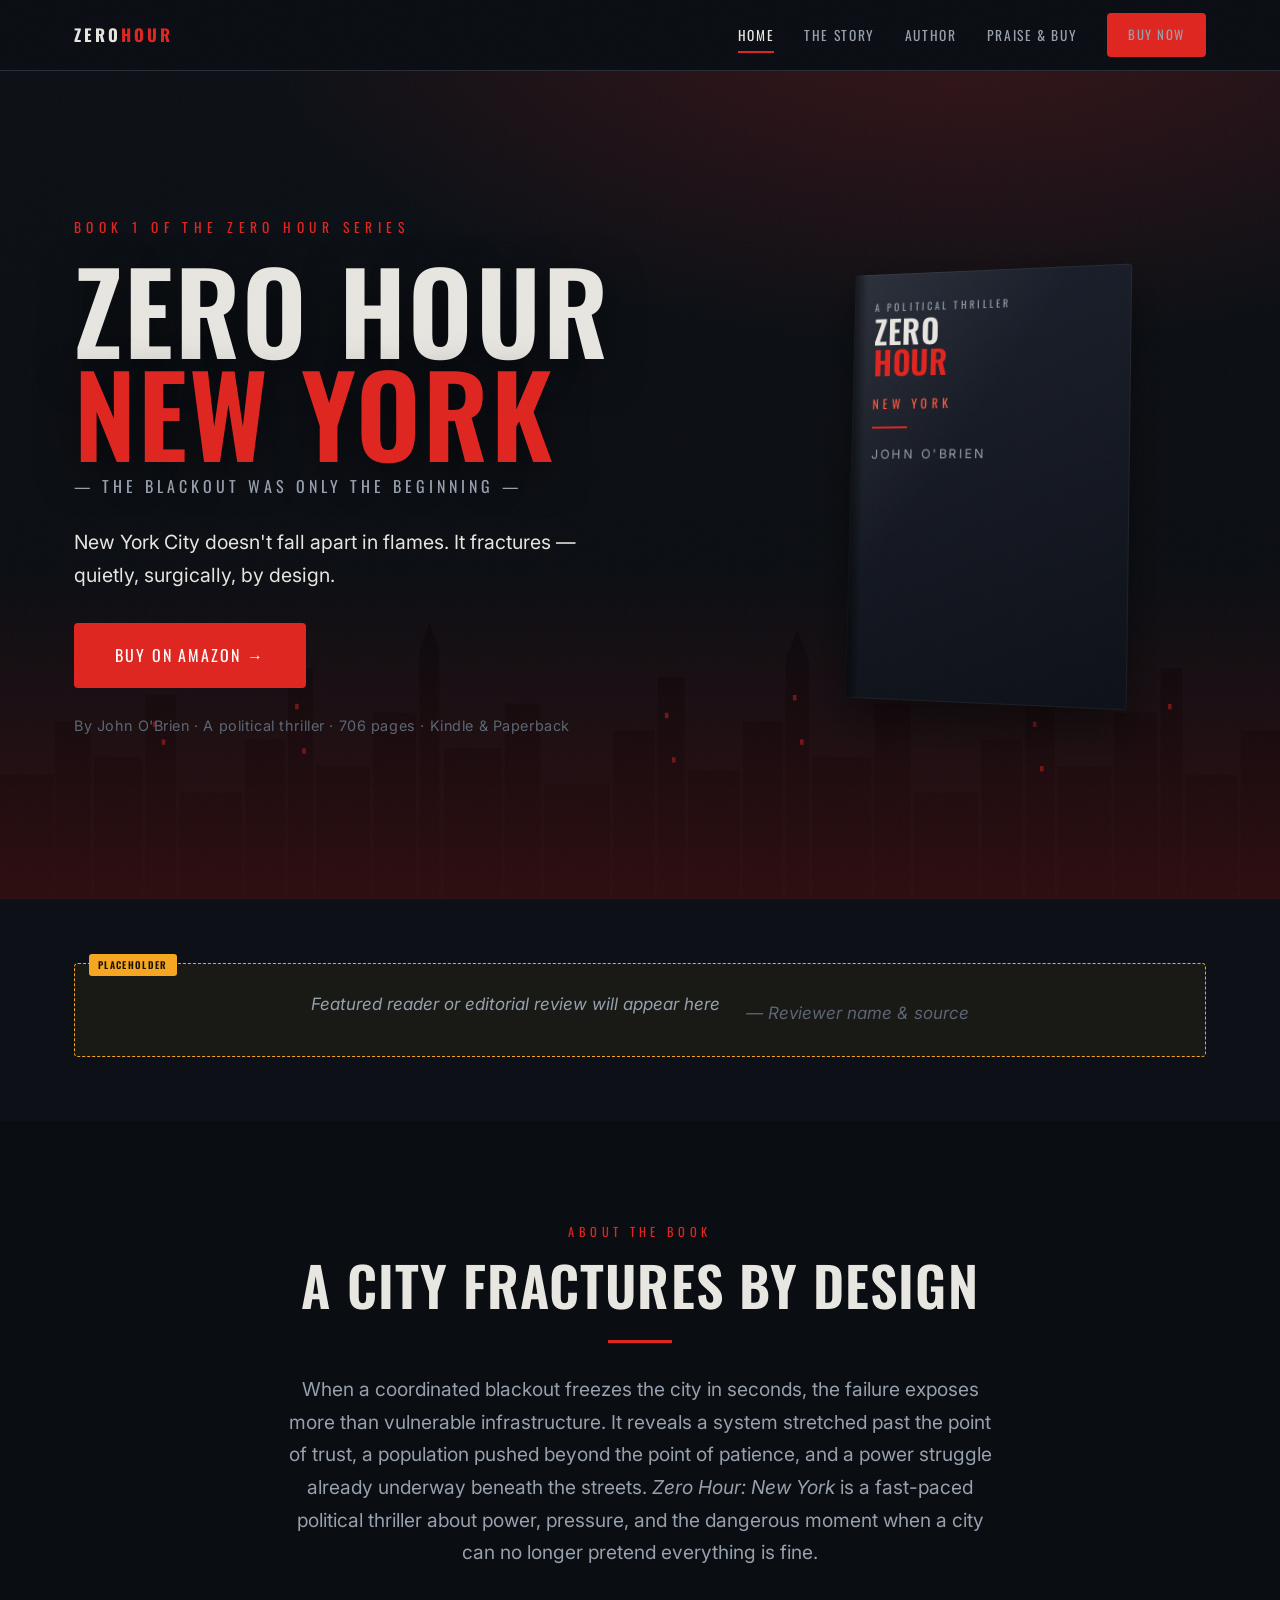
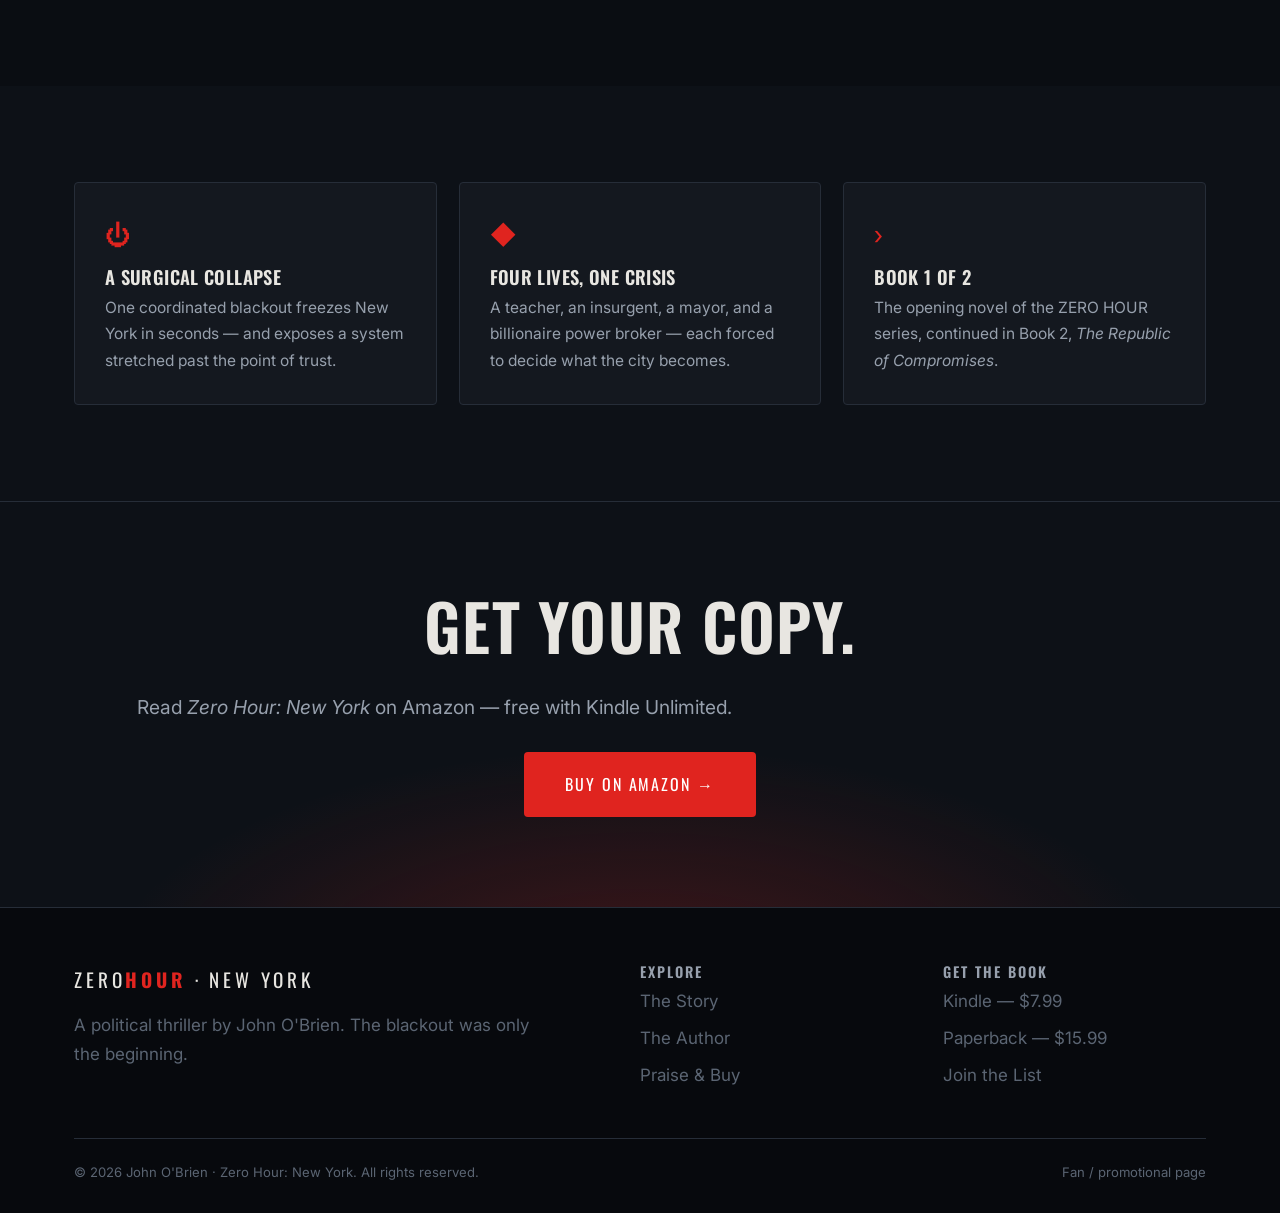
<file: index.html>
<!DOCTYPE html>
<html lang="en">
<head>
  <meta charset="UTF-8" />
  <meta name="viewport" content="width=device-width, initial-scale=1.0" />
  <title>Zero Hour: New York — The blackout was only the beginning | John O'Brien</title>
  <meta name="description" content="When a coordinated blackout freezes New York in seconds, it exposes a system stretched past the point of trust. Zero Hour: New York — a political thriller by John O'Brien. Book 1 of the ZERO HOUR series." />
  <link rel="preconnect" href="https://fonts.googleapis.com" />
  <link rel="preconnect" href="https://fonts.gstatic.com" crossorigin />
  <link href="https://fonts.googleapis.com/css2?family=Inter:wght@400;500;600&family=Oswald:wght@400;500;600;700&display=swap" rel="stylesheet" />
  <script>document.documentElement.classList.add("js");</script>
  <link rel="stylesheet" href="assets/css/styles.css" />
</head>
<body>

  <!-- ===================== HEADER ===================== -->
  <header class="site-header">
    <div class="wrap nav">
      <a class="brand" href="index.html">ZERO<b>HOUR</b></a>
      <nav>
        <ul class="nav-links" id="navLinks">
          <li><a class="active" href="index.html">Home</a></li>
          <li><a href="story.html">The Story</a></li>
          <li><a href="author.html">Author</a></li>
          <li><a href="praise.html">Praise &amp; Buy</a></li>
          <li><a class="btn nav-cta" href="https://www.amazon.com/ZERO-HOUR-NEW-YORK-beginning-ebook/dp/B0GCSYCY38/" target="_blank" rel="noopener">Buy Now</a></li>
        </ul>
      </nav>
      <button class="nav-toggle" aria-label="Menu" aria-expanded="false" aria-controls="navLinks">
        <span></span><span></span><span></span>
      </button>
    </div>
  </header>

  <!-- ===================== HERO ===================== -->
  <section class="hero">
    <!-- inline NYC skyline silhouette (no image file needed) -->
    <svg class="hero__skyline" viewBox="0 0 1440 320" preserveAspectRatio="xMidYMax slice" xmlns="http://www.w3.org/2000/svg" aria-hidden="true">
      <g fill="#05070b">
        <rect x="0"   y="180" width="60"  height="140"/>
        <rect x="62"  y="120" width="40"  height="200"/>
        <rect x="106" y="160" width="54"  height="160"/>
        <rect x="164" y="90"  width="34"  height="230"/>
        <rect x="202" y="200" width="70"  height="120"/>
        <rect x="276" y="140" width="44"  height="180"/>
        <rect x="324" y="60"  width="28"  height="260"/>
        <rect x="356" y="170" width="60"  height="150"/>
        <rect x="420" y="110" width="48"  height="210"/>
        <rect x="472" y="40"  width="22"  height="280"/><!-- spire -->
        <polygon points="472,40 483,8 494,40"/>
        <rect x="500" y="150" width="64"  height="170"/>
        <rect x="568" y="100" width="40"  height="220"/>
        <rect x="612" y="190" width="74"  height="130"/>
        <rect x="690" y="130" width="46"  height="190"/>
        <rect x="740" y="70"  width="30"  height="250"/>
        <rect x="774" y="175" width="58"  height="145"/>
        <rect x="836" y="120" width="44"  height="200"/>
        <rect x="884" y="50"  width="26"  height="270"/>
        <polygon points="884,50 897,18 910,50"/>
        <rect x="914" y="160" width="66"  height="160"/>
        <rect x="984" y="100" width="40"  height="220"/>
        <rect x="1028" y="200" width="72" height="120"/>
        <rect x="1104" y="140" width="46" height="180"/>
        <rect x="1154" y="80"  width="32" height="240"/>
        <rect x="1190" y="170" width="60" height="150"/>
        <rect x="1254" y="110" width="48" height="210"/>
        <rect x="1306" y="60"  width="24" height="260"/>
        <rect x="1334" y="180" width="58" height="140"/>
        <rect x="1396" y="130" width="44" height="190"/>
      </g>
      <!-- scattered lit windows -->
      <g fill="#e0241f" opacity="0.5">
        <rect x="172" y="120" width="4" height="6"/><rect x="182" y="140" width="4" height="6"/>
        <rect x="332" y="100" width="4" height="6"/><rect x="340" y="150" width="4" height="6"/>
        <rect x="748" y="110" width="4" height="6"/><rect x="756" y="160" width="4" height="6"/>
        <rect x="892" y="90"  width="4" height="6"/><rect x="900" y="140" width="4" height="6"/>
        <rect x="1162" y="120" width="4" height="6"/><rect x="1170" y="170" width="4" height="6"/>
        <rect x="1314" y="100" width="4" height="6"/>
      </g>
    </svg>
    <div class="hero__glow"></div>

    <div class="wrap">
      <div class="hero__grid">
        <div class="reveal in">
          <p class="hero__kicker">Book 1 of the ZERO HOUR series</p>
          <h1 class="hero__title">Zero Hour<span>New York</span></h1>
          <p class="hero__sub">— The blackout was only the beginning —</p>
          <p class="hero__tag">New York City doesn't fall apart in flames. It fractures — quietly, surgically, by design.</p>
          <div class="hero__actions">
            <a class="btn btn--lg" href="https://www.amazon.com/ZERO-HOUR-NEW-YORK-beginning-ebook/dp/B0GCSYCY38/" target="_blank" rel="noopener">Buy on Amazon →</a>
          </div>
          <p class="hero__meta">By John O'Brien · A political thriller · 706 pages · Kindle &amp; Paperback</p>
        </div>

        <div class="reveal in">
          <!-- CSS book-cover mockup (decorative; the real cover art can replace this) -->
          <div class="book" aria-label="Book cover: Zero Hour New York by John O'Brien">
            <div class="book__inner">
              <div class="book__top">A Political Thriller</div>
              <div>
                <h2 class="book__title">Zero<span>Hour</span></h2>
                <div class="book__city">New York</div>
                <div class="book__line"></div>
                <div class="book__author">John O'Brien</div>
              </div>
            </div>
          </div>
        </div>
      </div>
    </div>
  </section>

  <!-- ===================== SOCIAL PROOF ===================== -->
  <section class="section--tight section--alt">
    <div class="wrap">
      <div class="proof reveal is-ph">
        <!-- REPLACE: featured review — use ONLY a real, attributable quote (with permission) -->
        <p class="proof__quote">Featured reader or editorial review will appear here</p>
        <span style="color:var(--faint)">— Reviewer name &amp; source</span>
      </div>
    </div>
  </section>

  <!-- ===================== ABOUT THE BOOK ===================== -->
  <section class="section">
    <div class="wrap center">
      <span class="eyebrow reveal">About the Book</span>
      <h2 class="section-title reveal">A City Fractures by Design</h2>
      <hr class="rule reveal" />
      <p class="lede reveal">When a coordinated blackout freezes the city in seconds, the failure exposes more
      than vulnerable infrastructure. It reveals a system stretched past the point of trust, a population
      pushed beyond the point of patience, and a power struggle already underway beneath the streets.
      <em>Zero Hour: New York</em> is a fast-paced political thriller about power, pressure, and the
      dangerous moment when a city can no longer pretend everything is fine.</p>
    </div>
  </section>

  <!-- ===================== HIGHLIGHTS ===================== -->
  <section class="section section--alt">
    <div class="wrap">
      <div class="cards-3">
        <div class="card reveal">
          <div class="card__icon">⏻</div>
          <h3>A Surgical Collapse</h3>
          <p>One coordinated blackout freezes New York in seconds — and exposes a system stretched
          past the point of trust.</p>
        </div>
        <div class="card reveal">
          <div class="card__icon">◆</div>
          <h3>Four Lives, One Crisis</h3>
          <p>A teacher, an insurgent, a mayor, and a billionaire power broker — each forced to decide
          what the city becomes.</p>
        </div>
        <div class="card reveal">
          <div class="card__icon">›</div>
          <h3>Book 1 of 2</h3>
          <p>The opening novel of the ZERO HOUR series, continued in Book 2,
          <em>The Republic of Compromises</em>.</p>
        </div>
      </div>
    </div>
  </section>

  <!-- ===================== CTA BAND ===================== -->
  <section class="cta-band">
    <div class="wrap">
      <h2 class="reveal">Get your copy.</h2>
      <p class="lede center reveal">Read <em>Zero Hour: New York</em> on Amazon — free with Kindle Unlimited.</p>
      <div class="reveal" style="margin-top:28px;">
        <a class="btn btn--lg" href="https://www.amazon.com/ZERO-HOUR-NEW-YORK-beginning-ebook/dp/B0GCSYCY38/" target="_blank" rel="noopener">Buy on Amazon →</a>
      </div>
    </div>
  </section>

  <!-- ===================== FOOTER ===================== -->
  <footer class="site-footer">
    <div class="wrap">
      <div class="footer-grid">
        <div>
          <div class="footer-brand">ZERO<b>HOUR</b> · NEW YORK</div>
          <p style="color:var(--faint); margin-top:14px; max-width:42ch;">A political thriller by John O'Brien. The blackout was only the beginning.</p>
        </div>
        <div>
          <h4>Explore</h4>
          <ul>
            <li><a href="story.html">The Story</a></li>
            <li><a href="author.html">The Author</a></li>
            <li><a href="praise.html">Praise &amp; Buy</a></li>
          </ul>
        </div>
        <div>
          <h4>Get the Book</h4>
          <ul>
            <li><a href="https://www.amazon.com/ZERO-HOUR-NEW-YORK-beginning-ebook/dp/B0GCSYCY38/" target="_blank" rel="noopener">Kindle — $7.99</a></li>
            <li><a href="praise.html#buy">Paperback — $15.99</a></li>
            <li><a href="praise.html#newsletter">Join the List</a></li>
          </ul>
        </div>
      </div>
      <div class="footer-bottom">
        <span>© <span data-year>2026</span> John O'Brien · Zero Hour: New York. All rights reserved.</span>
        <span>Fan / promotional page</span>
      </div>
    </div>
  </footer>

  <script src="assets/js/main.js"></script>
</body>
</html>
</file>
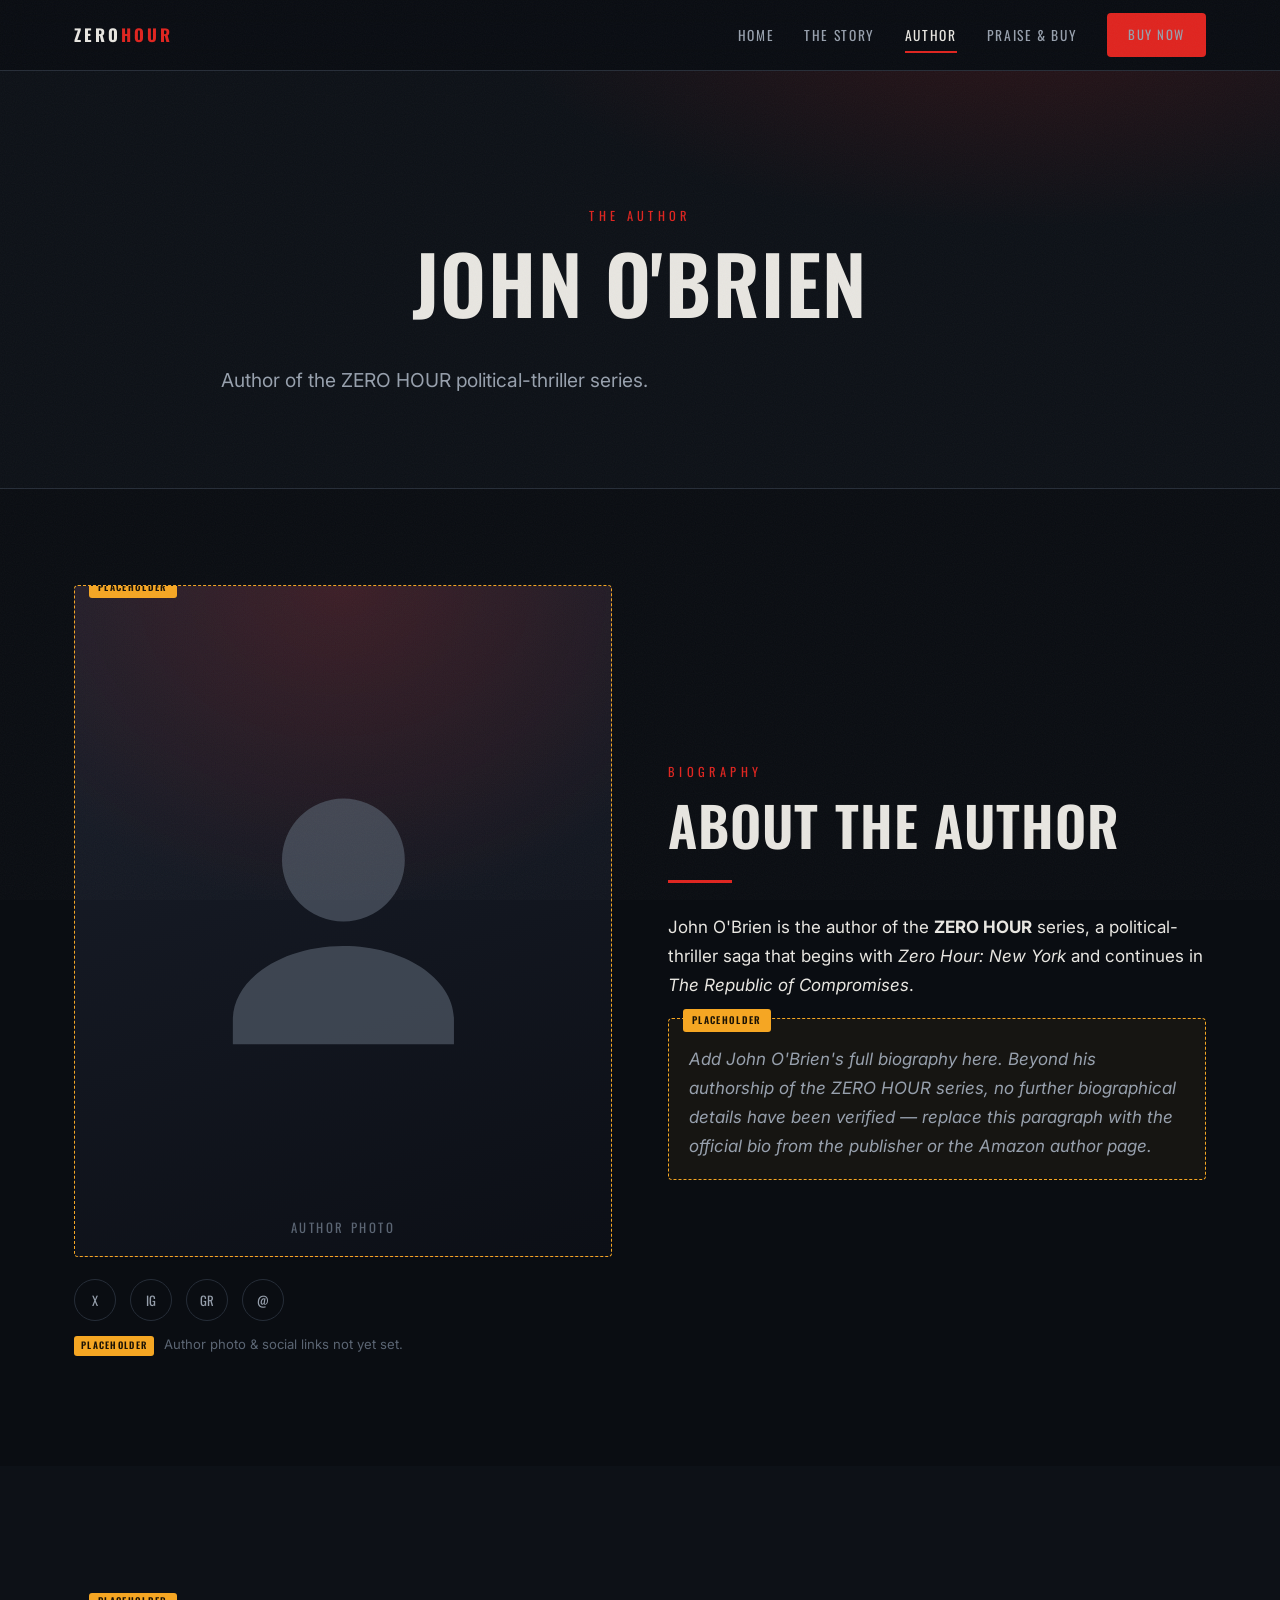
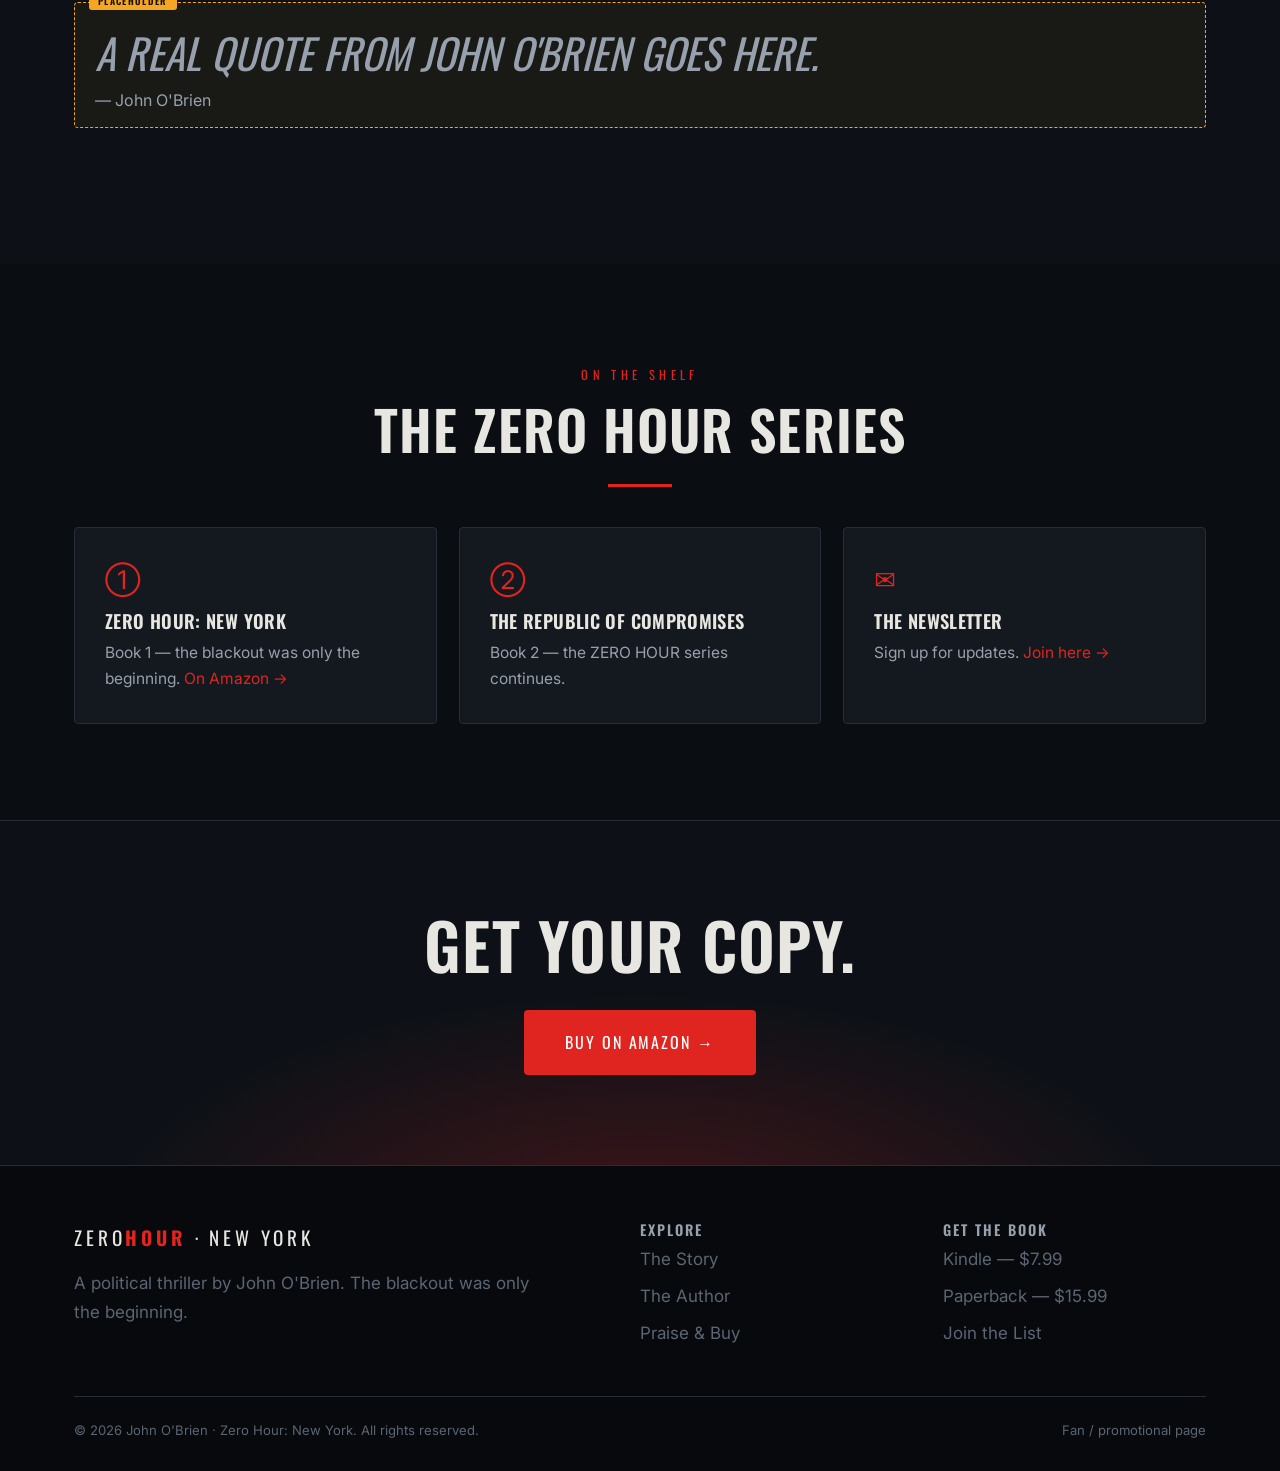
<file: author.html>
<!DOCTYPE html>
<html lang="en">
<head>
  <meta charset="UTF-8" />
  <meta name="viewport" content="width=device-width, initial-scale=1.0" />
  <title>John O'Brien | Zero Hour: New York</title>
  <meta name="description" content="John O'Brien, author of the ZERO HOUR political-thriller series, beginning with Zero Hour: New York." />
  <link rel="preconnect" href="https://fonts.googleapis.com" />
  <link rel="preconnect" href="https://fonts.gstatic.com" crossorigin />
  <link href="https://fonts.googleapis.com/css2?family=Inter:wght@400;500;600&family=Oswald:wght@400;500;600;700&display=swap" rel="stylesheet" />
  <script>document.documentElement.classList.add("js");</script>
  <link rel="stylesheet" href="assets/css/styles.css" />
</head>
<body>

  <header class="site-header">
    <div class="wrap nav">
      <a class="brand" href="index.html">ZERO<b>HOUR</b></a>
      <nav>
        <ul class="nav-links" id="navLinks">
          <li><a href="index.html">Home</a></li>
          <li><a href="story.html">The Story</a></li>
          <li><a class="active" href="author.html">Author</a></li>
          <li><a href="praise.html">Praise &amp; Buy</a></li>
          <li><a class="btn nav-cta" href="https://www.amazon.com/ZERO-HOUR-NEW-YORK-beginning-ebook/dp/B0GCSYCY38/" target="_blank" rel="noopener">Buy Now</a></li>
        </ul>
      </nav>
      <button class="nav-toggle" aria-label="Menu" aria-expanded="false" aria-controls="navLinks">
        <span></span><span></span><span></span>
      </button>
    </div>
  </header>

  <section class="page-hero">
    <div class="wrap">
      <span class="eyebrow">The Author</span>
      <h1>John O'Brien</h1>
      <p class="lede center">Author of the ZERO HOUR political-thriller series.</p>
    </div>
  </section>

  <!-- ===================== BIO ===================== -->
  <section class="section">
    <div class="wrap">
      <div class="split">
        <div class="reveal">
          <!-- REPLACE: author headshot (swap this block for <img src="..."> ) -->
          <div class="author__photo is-ph">
            <svg viewBox="0 0 24 24" fill="currentColor" aria-hidden="true">
              <path d="M12 12a5 5 0 1 0 0-10 5 5 0 0 0 0 10Zm0 2c-5 0-9 2.7-9 6v2h18v-2c0-3.3-4-6-9-6Z"/>
            </svg>
            <span style="position:absolute;bottom:18px;">Author photo</span>
          </div>
          <div class="socials">
            <!-- REPLACE: real social links (these are placeholders) -->
            <a href="#" target="_blank" rel="noopener" title="X / Twitter">X</a>
            <a href="#" target="_blank" rel="noopener" title="Instagram">IG</a>
            <a href="#" target="_blank" rel="noopener" title="Goodreads">GR</a>
            <a href="#" title="Email">@</a>
          </div>
          <p class="form-note" style="margin-top:12px;"><span class="ph-badge">Placeholder</span> Author photo &amp; social links not yet set.</p>
        </div>
        <div class="reveal">
          <span class="eyebrow">Biography</span>
          <h2 class="section-title">About the Author</h2>
          <hr class="rule" />
          <p>John O'Brien is the author of the <strong>ZERO HOUR</strong> series, a political-thriller
          saga that begins with <em>Zero Hour: New York</em> and continues in
          <em>The Republic of Compromises</em>.</p>
          <!-- REPLACE: fuller author biography — no further biographical details have been verified -->
          <p class="is-ph">Add John O'Brien's full biography here. Beyond his authorship of the ZERO HOUR
          series, no further biographical details have been verified — replace this paragraph with the
          official bio from the publisher or the Amazon author page.</p>
        </div>
      </div>
    </div>
  </section>

  <!-- ===================== QUOTE ===================== -->
  <section class="section section--alt">
    <div class="wrap">
      <!-- REPLACE: a real, attributable author quote -->
      <blockquote class="pull reveal is-ph">
        A real quote from John O'Brien goes here.
        <cite>— John O'Brien</cite>
      </blockquote>
    </div>
  </section>

  <!-- ===================== OTHER WORK ===================== -->
  <section class="section">
    <div class="wrap center">
      <span class="eyebrow reveal">On the Shelf</span>
      <h2 class="section-title reveal">The ZERO HOUR Series</h2>
      <hr class="rule reveal" />
    </div>
    <div class="wrap" style="margin-top:40px;">
      <div class="cards-3">
        <div class="card reveal">
          <div class="card__icon">①</div>
          <h3>Zero Hour: New York</h3>
          <p>Book 1 — the blackout was only the beginning. <a href="https://www.amazon.com/ZERO-HOUR-NEW-YORK-beginning-ebook/dp/B0GCSYCY38/" target="_blank" rel="noopener" style="color:var(--accent)">On Amazon →</a></p>
        </div>
        <div class="card reveal">
          <div class="card__icon">②</div>
          <h3>The Republic of Compromises</h3>
          <p>Book 2 — the ZERO HOUR series continues.</p>
        </div>
        <div class="card reveal">
          <div class="card__icon">✉</div>
          <h3>The Newsletter</h3>
          <p>Sign up for updates. <a href="praise.html#newsletter" style="color:var(--accent)">Join here →</a></p>
        </div>
      </div>
    </div>
  </section>

  <section class="cta-band">
    <div class="wrap">
      <h2 class="reveal">Get your copy.</h2>
      <div class="reveal" style="margin-top:24px;">
        <a class="btn btn--lg" href="https://www.amazon.com/ZERO-HOUR-NEW-YORK-beginning-ebook/dp/B0GCSYCY38/" target="_blank" rel="noopener">Buy on Amazon →</a>
      </div>
    </div>
  </section>

  <footer class="site-footer">
    <div class="wrap">
      <div class="footer-grid">
        <div>
          <div class="footer-brand">ZERO<b>HOUR</b> · NEW YORK</div>
          <p style="color:var(--faint); margin-top:14px; max-width:42ch;">A political thriller by John O'Brien. The blackout was only the beginning.</p>
        </div>
        <div>
          <h4>Explore</h4>
          <ul>
            <li><a href="story.html">The Story</a></li>
            <li><a href="author.html">The Author</a></li>
            <li><a href="praise.html">Praise &amp; Buy</a></li>
          </ul>
        </div>
        <div>
          <h4>Get the Book</h4>
          <ul>
            <li><a href="https://www.amazon.com/ZERO-HOUR-NEW-YORK-beginning-ebook/dp/B0GCSYCY38/" target="_blank" rel="noopener">Kindle — $7.99</a></li>
            <li><a href="praise.html#buy">Paperback — $15.99</a></li>
            <li><a href="praise.html#newsletter">Join the List</a></li>
          </ul>
        </div>
      </div>
      <div class="footer-bottom">
        <span>© <span data-year>2026</span> John O'Brien · Zero Hour: New York. All rights reserved.</span>
        <span>Fan / promotional page</span>
      </div>
    </div>
  </footer>

  <script src="assets/js/main.js"></script>
</body>
</html>
</file>
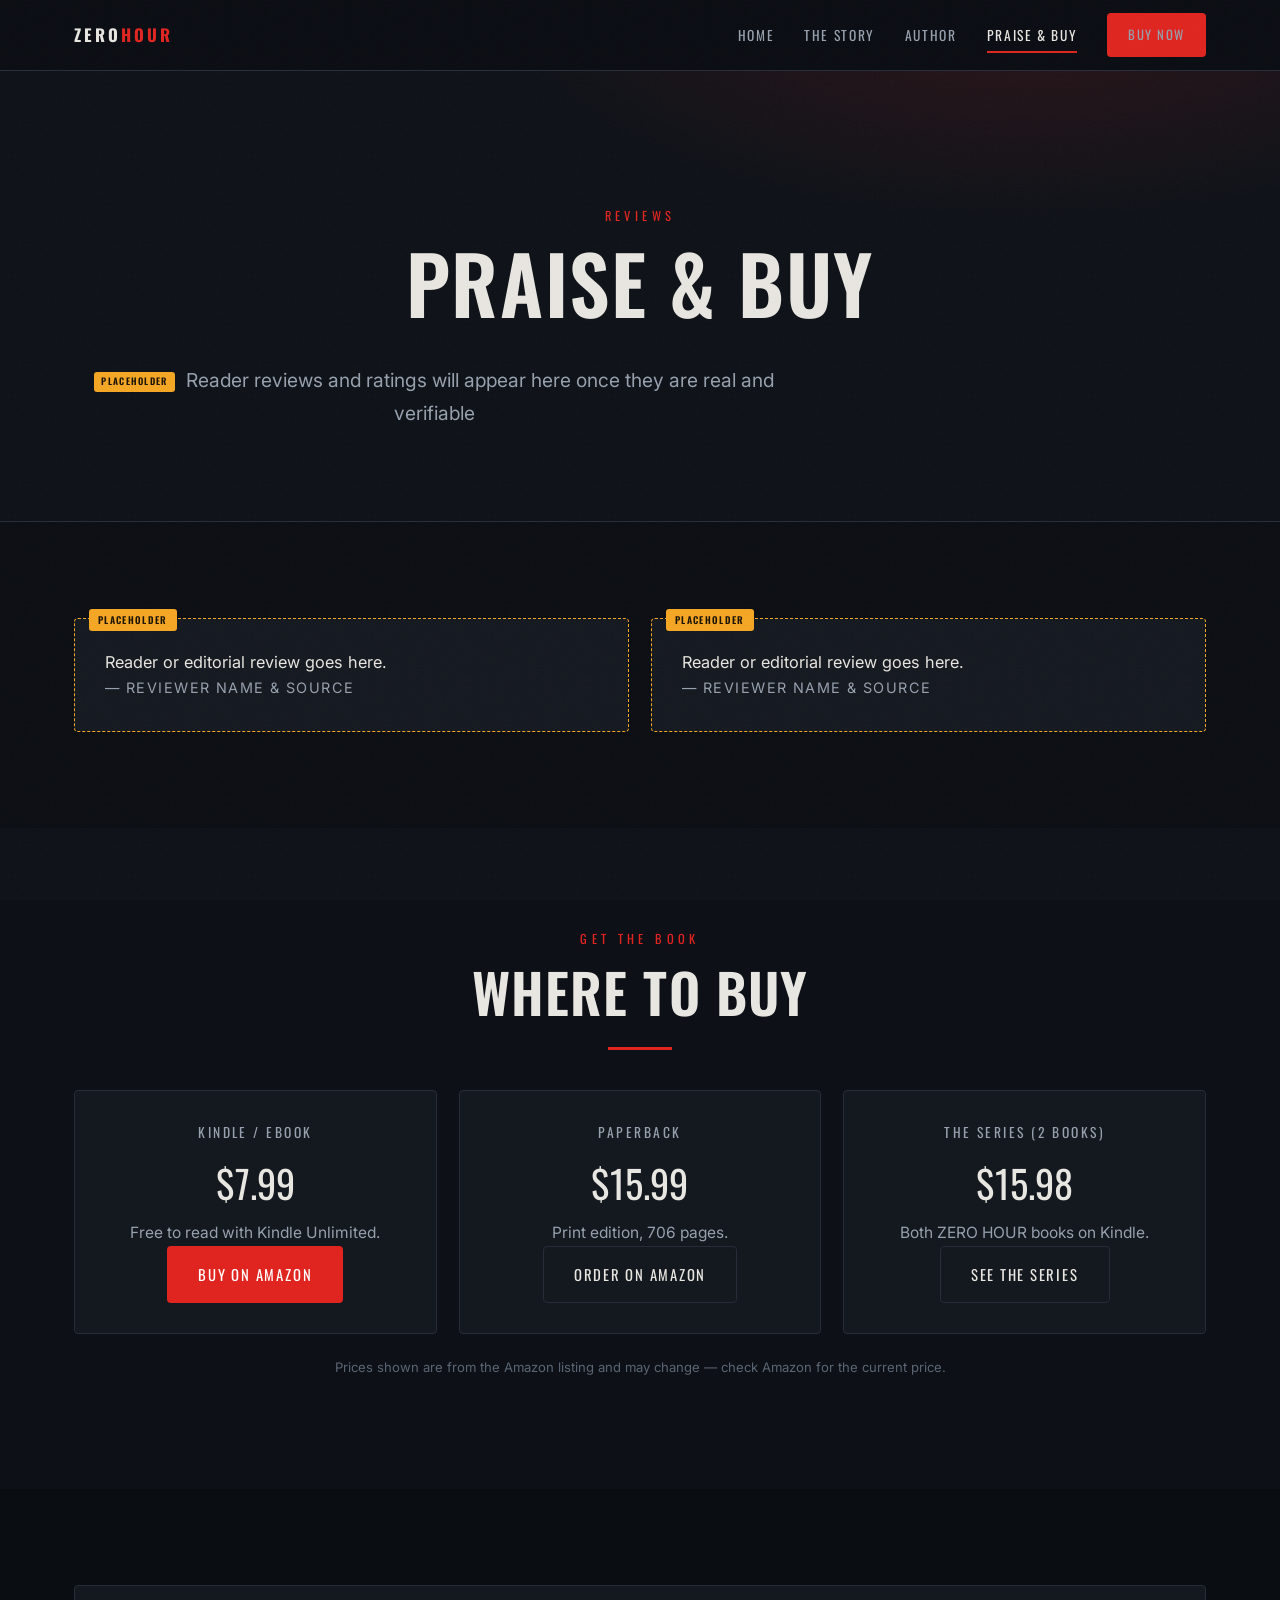
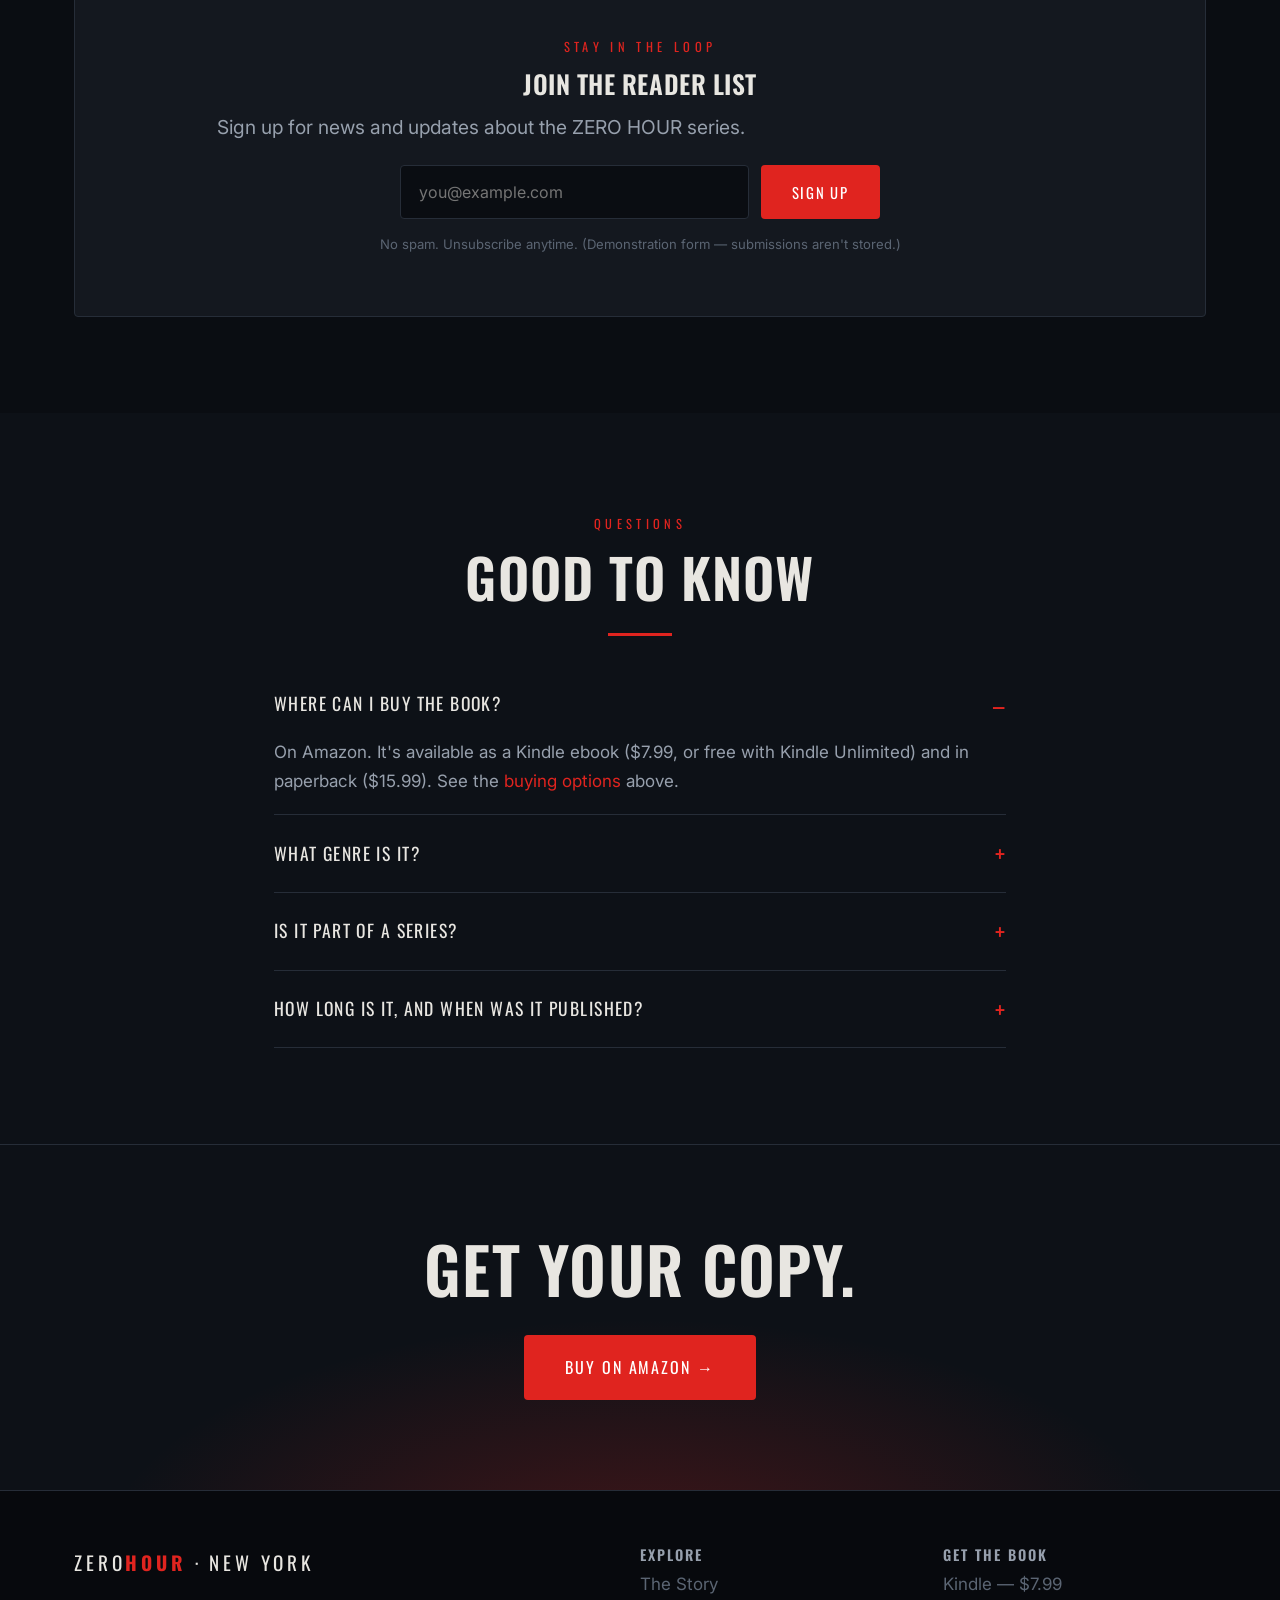
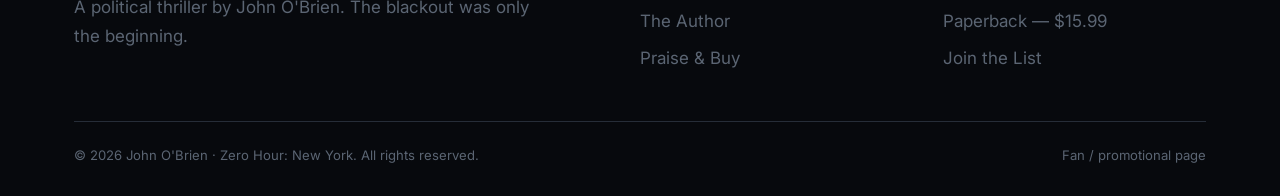
<file: praise.html>
<!DOCTYPE html>
<html lang="en">
<head>
  <meta charset="UTF-8" />
  <meta name="viewport" content="width=device-width, initial-scale=1.0" />
  <title>Praise &amp; Buy | Zero Hour: New York by John O'Brien</title>
  <meta name="description" content="Where to buy Zero Hour: New York by John O'Brien — Kindle, Paperback, or free with Kindle Unlimited." />
  <link rel="preconnect" href="https://fonts.googleapis.com" />
  <link rel="preconnect" href="https://fonts.gstatic.com" crossorigin />
  <link href="https://fonts.googleapis.com/css2?family=Inter:wght@400;500;600&family=Oswald:wght@400;500;600;700&display=swap" rel="stylesheet" />
  <script>document.documentElement.classList.add("js");</script>
  <link rel="stylesheet" href="assets/css/styles.css" />
</head>
<body>

  <header class="site-header">
    <div class="wrap nav">
      <a class="brand" href="index.html">ZERO<b>HOUR</b></a>
      <nav>
        <ul class="nav-links" id="navLinks">
          <li><a href="index.html">Home</a></li>
          <li><a href="story.html">The Story</a></li>
          <li><a href="author.html">Author</a></li>
          <li><a class="active" href="praise.html">Praise &amp; Buy</a></li>
          <li><a class="btn nav-cta" href="https://www.amazon.com/ZERO-HOUR-NEW-YORK-beginning-ebook/dp/B0GCSYCY38/" target="_blank" rel="noopener">Buy Now</a></li>
        </ul>
      </nav>
      <button class="nav-toggle" aria-label="Menu" aria-expanded="false" aria-controls="navLinks">
        <span></span><span></span><span></span>
      </button>
    </div>
  </header>

  <section class="page-hero">
    <div class="wrap">
      <span class="eyebrow">Reviews</span>
      <h1>Praise &amp; Buy</h1>
      <p class="lede center"><span class="ph-badge">Placeholder</span> Reader reviews and ratings will appear here once they are real and verifiable</p>
    </div>
  </section>

  <!-- ===================== REVIEWS ===================== -->
  <section class="section">
    <div class="wrap">
      <!-- REPLACE: real reviews only. Each card below is an empty placeholder —
           add a genuine, attributable reader or editorial quote (with permission)
           before this site goes live. Do NOT ship invented reviews or ratings. -->
      <div class="reviews">
        <div class="card review reveal is-ph">
          <p>Reader or editorial review goes here.</p>
          <div class="review__by">— Reviewer name &amp; source</div>
        </div>
        <div class="card review reveal is-ph">
          <p>Reader or editorial review goes here.</p>
          <div class="review__by">— Reviewer name &amp; source</div>
        </div>
      </div>
    </div>
  </section>

  <!-- ===================== BUY ===================== -->
  <section class="section section--alt" id="buy">
    <div class="wrap center">
      <span class="eyebrow reveal">Get the Book</span>
      <h2 class="section-title reveal">Where to Buy</h2>
      <hr class="rule reveal" />
    </div>
    <div class="wrap" style="margin-top:40px;">
      <div class="buy-grid">
        <div class="card buy-card reveal">
          <div class="fmt">Kindle / eBook</div>
          <div class="price">$7.99</div>
          <p style="color:var(--muted)">Free to read with Kindle Unlimited.</p>
          <a class="btn" href="https://www.amazon.com/ZERO-HOUR-NEW-YORK-beginning-ebook/dp/B0GCSYCY38/" target="_blank" rel="noopener">Buy on Amazon</a>
        </div>
        <div class="card buy-card reveal">
          <div class="fmt">Paperback</div>
          <div class="price">$15.99</div>
          <p style="color:var(--muted)">Print edition, 706 pages.</p>
          <a class="btn btn--ghost" href="https://www.amazon.com/ZERO-HOUR-NEW-YORK-beginning-ebook/dp/B0GCSYCY38/" target="_blank" rel="noopener">Order on Amazon</a>
        </div>
        <div class="card buy-card reveal">
          <div class="fmt">The Series (2 books)</div>
          <div class="price">$15.98</div>
          <p style="color:var(--muted)">Both ZERO HOUR books on Kindle.</p>
          <a class="btn btn--ghost" href="https://www.amazon.com/ZERO-HOUR-NEW-YORK-beginning-ebook/dp/B0GCSYCY38/" target="_blank" rel="noopener">See the Series</a>
        </div>
      </div>
      <p class="center" style="color:var(--faint); font-size:.82rem; margin-top:22px;">Prices shown are from the Amazon listing and may change — check Amazon for the current price.</p>
    </div>
  </section>

  <!-- ===================== NEWSLETTER ===================== -->
  <section class="section" id="newsletter">
    <div class="wrap">
      <div class="newsletter reveal">
        <span class="eyebrow">Stay in the loop</span>
        <h2 style="text-transform:uppercase;">Join the Reader List</h2>
        <p class="lede center" style="margin-bottom:0;">Sign up for news and updates about the ZERO HOUR series.</p>
        <!-- Demo only: no backend. main.js intercepts submit. -->
        <form>
          <input type="email" name="email" placeholder="you@example.com" aria-label="Email address" required />
          <button class="btn" type="submit">Sign Up</button>
        </form>
        <p class="form-note">No spam. Unsubscribe anytime. (Demonstration form — submissions aren't stored.)</p>
      </div>
    </div>
  </section>

  <!-- ===================== FAQ ===================== -->
  <section class="section section--alt">
    <div class="wrap" style="max-width:780px;">
      <div class="center">
        <span class="eyebrow reveal">Questions</span>
        <h2 class="section-title reveal">Good to Know</h2>
        <hr class="rule reveal" />
      </div>
      <div class="faq reveal" style="margin-top:30px;">
        <details open>
          <summary>Where can I buy the book?</summary>
          <p>On Amazon. It's available as a Kindle ebook ($7.99, or free with Kindle Unlimited) and in
          paperback ($15.99). See the <a href="#buy" style="color:var(--accent)">buying options</a> above.</p>
        </details>
        <details>
          <summary>What genre is it?</summary>
          <p>A political thriller — listed on Amazon under Mystery, Thriller &amp; Suspense (Crime) and
          Action &amp; Adventure.</p>
        </details>
        <details>
          <summary>Is it part of a series?</summary>
          <p>Yes. <em>Zero Hour: New York</em> is Book 1 of 2 in the ZERO HOUR series. Book 2 is
          <em>The Republic of Compromises</em>.</p>
        </details>
        <details>
          <summary>How long is it, and when was it published?</summary>
          <p>706 pages, in English, published December 27, 2025.</p>
        </details>
      </div>
    </div>
  </section>

  <section class="cta-band">
    <div class="wrap">
      <h2 class="reveal">Get your copy.</h2>
      <div class="reveal" style="margin-top:24px;">
        <a class="btn btn--lg" href="https://www.amazon.com/ZERO-HOUR-NEW-YORK-beginning-ebook/dp/B0GCSYCY38/" target="_blank" rel="noopener">Buy on Amazon →</a>
      </div>
    </div>
  </section>

  <footer class="site-footer">
    <div class="wrap">
      <div class="footer-grid">
        <div>
          <div class="footer-brand">ZERO<b>HOUR</b> · NEW YORK</div>
          <p style="color:var(--faint); margin-top:14px; max-width:42ch;">A political thriller by John O'Brien. The blackout was only the beginning.</p>
        </div>
        <div>
          <h4>Explore</h4>
          <ul>
            <li><a href="story.html">The Story</a></li>
            <li><a href="author.html">The Author</a></li>
            <li><a href="praise.html">Praise &amp; Buy</a></li>
          </ul>
        </div>
        <div>
          <h4>Get the Book</h4>
          <ul>
            <li><a href="https://www.amazon.com/ZERO-HOUR-NEW-YORK-beginning-ebook/dp/B0GCSYCY38/" target="_blank" rel="noopener">Kindle — $7.99</a></li>
            <li><a href="#buy">Paperback — $15.99</a></li>
            <li><a href="#newsletter">Join the List</a></li>
          </ul>
        </div>
      </div>
      <div class="footer-bottom">
        <span>© <span data-year>2026</span> John O'Brien · Zero Hour: New York. All rights reserved.</span>
        <span>Fan / promotional page</span>
      </div>
    </div>
  </footer>

  <script src="assets/js/main.js"></script>
</body>
</html>
</file>
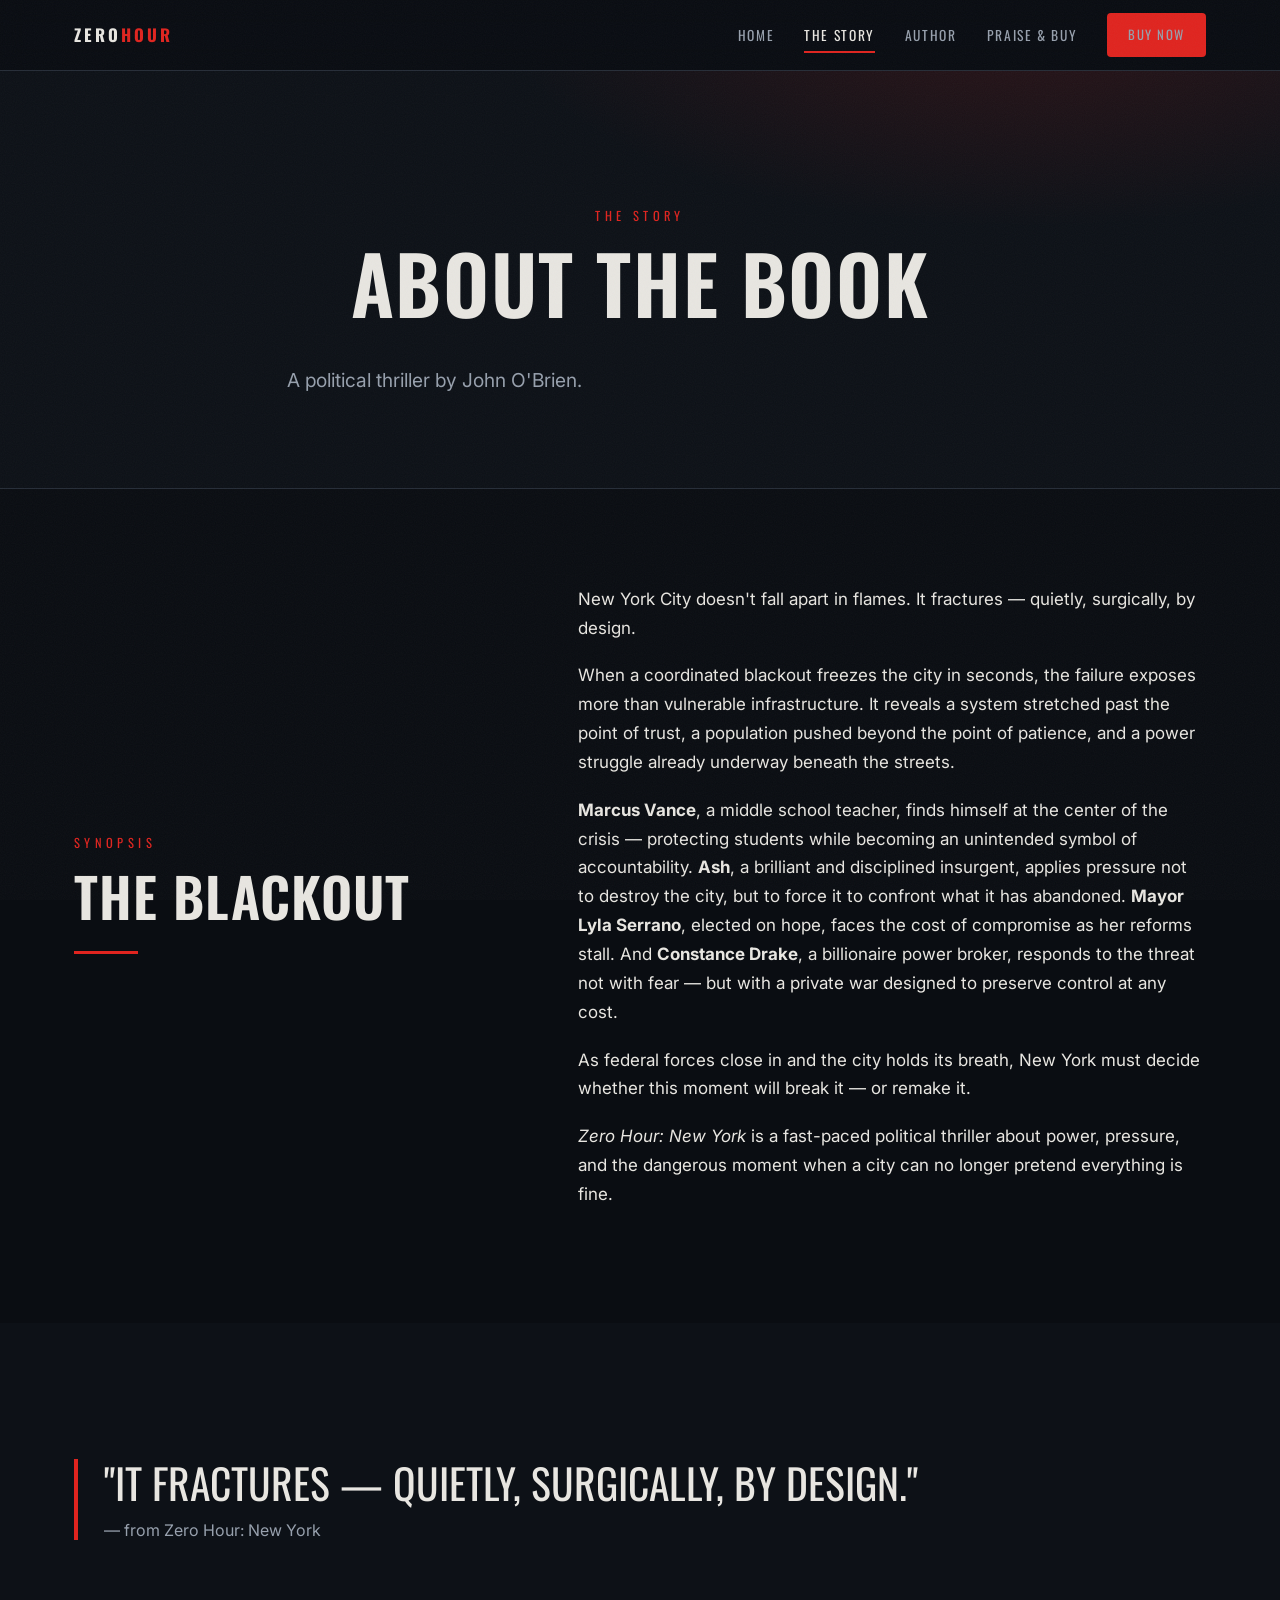
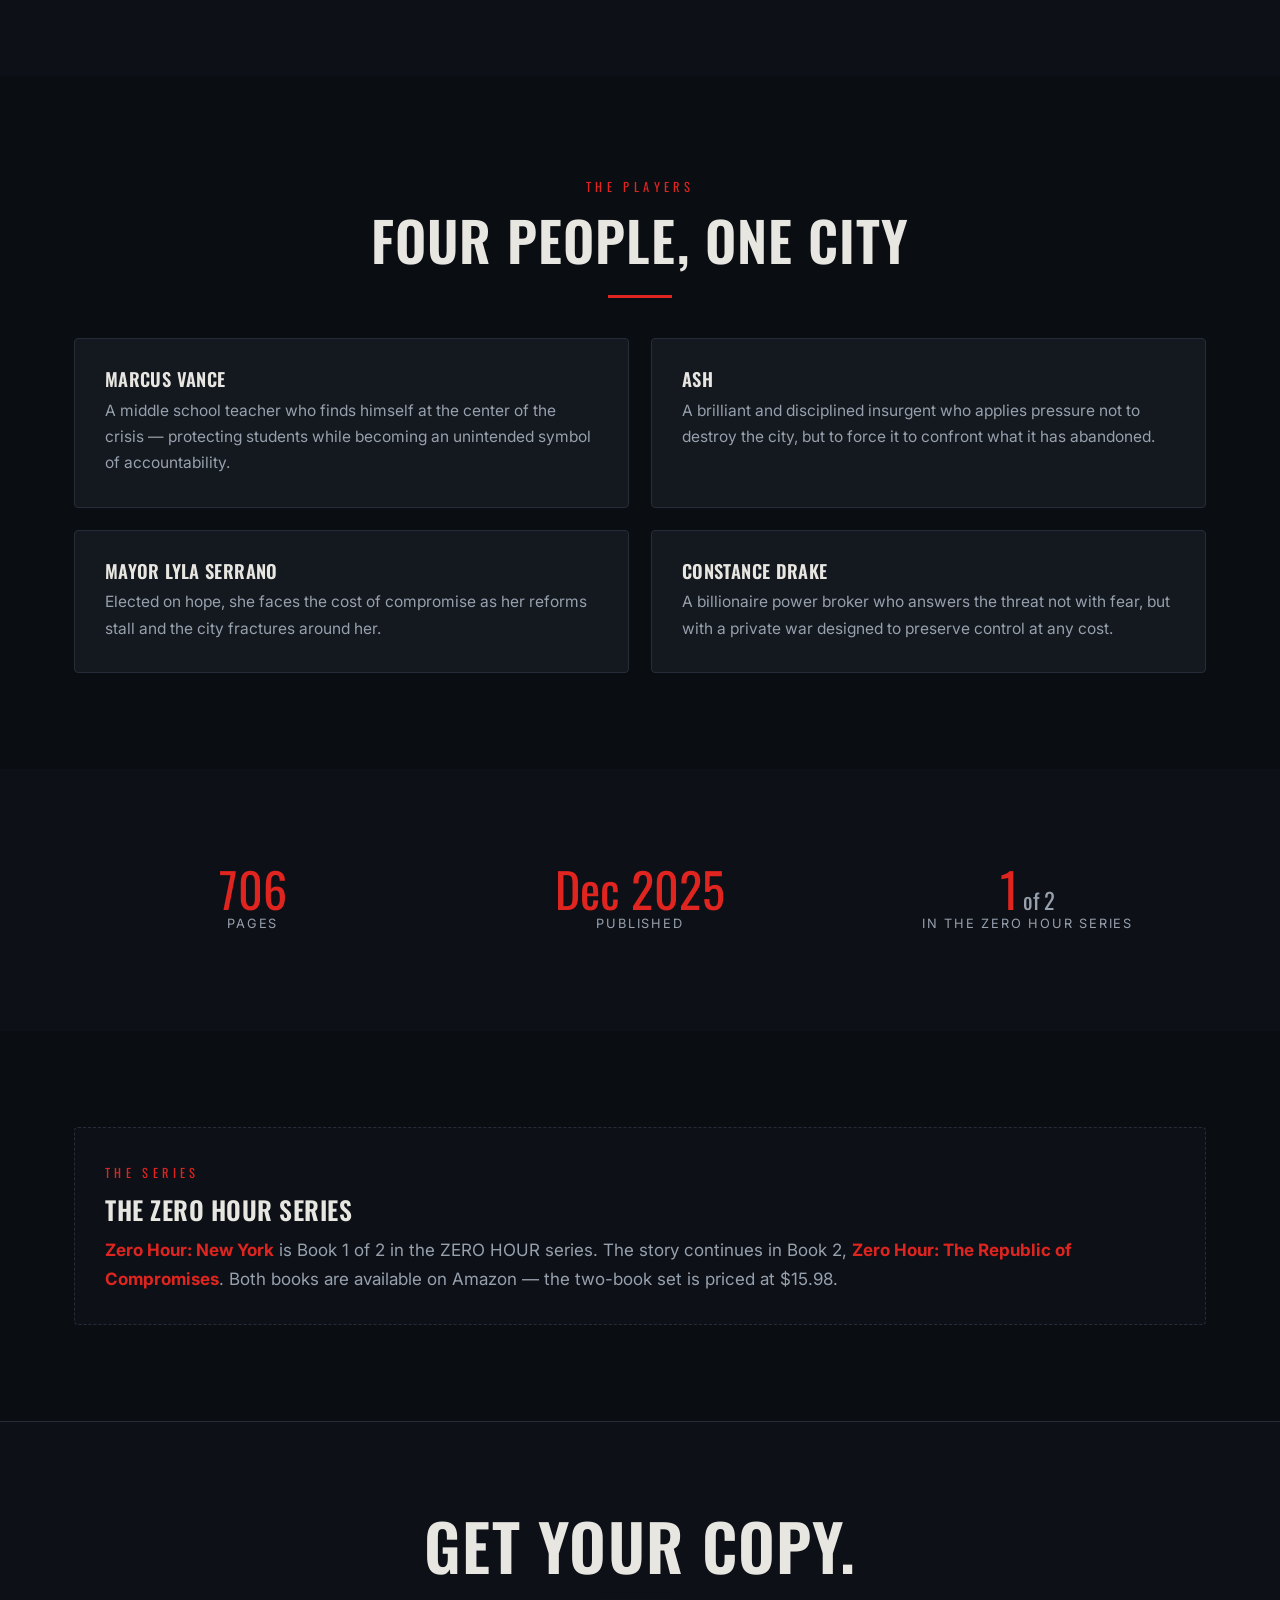
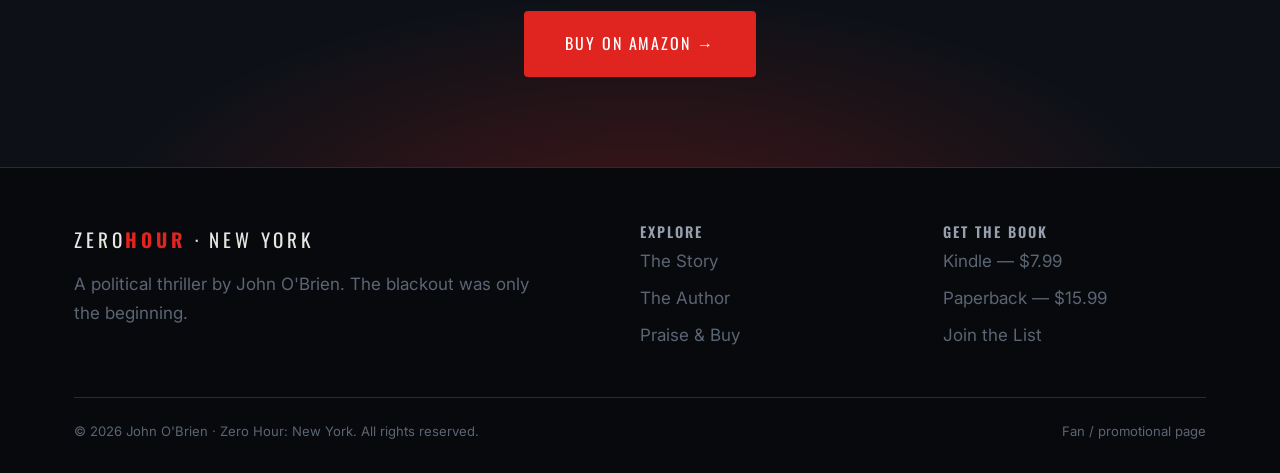
<file: story.html>
<!DOCTYPE html>
<html lang="en">
<head>
  <meta charset="UTF-8" />
  <meta name="viewport" content="width=device-width, initial-scale=1.0" />
  <title>The Story | Zero Hour: New York by John O'Brien</title>
  <meta name="description" content="The synopsis, characters, and details of Zero Hour: New York — a political thriller by John O'Brien." />
  <link rel="preconnect" href="https://fonts.googleapis.com" />
  <link rel="preconnect" href="https://fonts.gstatic.com" crossorigin />
  <link href="https://fonts.googleapis.com/css2?family=Inter:wght@400;500;600&family=Oswald:wght@400;500;600;700&display=swap" rel="stylesheet" />
  <script>document.documentElement.classList.add("js");</script>
  <link rel="stylesheet" href="assets/css/styles.css" />
</head>
<body>

  <header class="site-header">
    <div class="wrap nav">
      <a class="brand" href="index.html">ZERO<b>HOUR</b></a>
      <nav>
        <ul class="nav-links" id="navLinks">
          <li><a href="index.html">Home</a></li>
          <li><a class="active" href="story.html">The Story</a></li>
          <li><a href="author.html">Author</a></li>
          <li><a href="praise.html">Praise &amp; Buy</a></li>
          <li><a class="btn nav-cta" href="https://www.amazon.com/ZERO-HOUR-NEW-YORK-beginning-ebook/dp/B0GCSYCY38/" target="_blank" rel="noopener">Buy Now</a></li>
        </ul>
      </nav>
      <button class="nav-toggle" aria-label="Menu" aria-expanded="false" aria-controls="navLinks">
        <span></span><span></span><span></span>
      </button>
    </div>
  </header>

  <section class="page-hero">
    <div class="wrap">
      <span class="eyebrow">The Story</span>
      <h1>About the Book</h1>
      <p class="lede center">A political thriller by John O'Brien.</p>
    </div>
  </section>

  <!-- ===================== SYNOPSIS ===================== -->
  <section class="section">
    <div class="wrap">
      <div class="split split--narrow">
        <div class="reveal">
          <span class="eyebrow">Synopsis</span>
          <h2 class="section-title">The Blackout</h2>
          <hr class="rule" />
        </div>
        <div class="reveal">
          <!-- Official description from the Amazon listing -->
          <p>New York City doesn't fall apart in flames. It fractures — quietly, surgically, by design.</p>
          <p>When a coordinated blackout freezes the city in seconds, the failure exposes more than
          vulnerable infrastructure. It reveals a system stretched past the point of trust, a population
          pushed beyond the point of patience, and a power struggle already underway beneath the streets.</p>
          <p><strong>Marcus Vance</strong>, a middle school teacher, finds himself at the center of the
          crisis — protecting students while becoming an unintended symbol of accountability.
          <strong>Ash</strong>, a brilliant and disciplined insurgent, applies pressure not to destroy
          the city, but to force it to confront what it has abandoned. <strong>Mayor Lyla Serrano</strong>,
          elected on hope, faces the cost of compromise as her reforms stall. And
          <strong>Constance Drake</strong>, a billionaire power broker, responds to the threat not with
          fear — but with a private war designed to preserve control at any cost.</p>
          <p>As federal forces close in and the city holds its breath, New York must decide whether this
          moment will break it — or remake it.</p>
          <p><em>Zero Hour: New York</em> is a fast-paced political thriller about power, pressure, and the
          dangerous moment when a city can no longer pretend everything is fine.</p>
        </div>
      </div>
    </div>
  </section>

  <!-- ===================== PULL QUOTE ===================== -->
  <section class="section section--alt">
    <div class="wrap">
      <blockquote class="pull reveal">
        "It fractures — quietly, surgically, by design."
        <cite>— from Zero Hour: New York</cite>
      </blockquote>
    </div>
  </section>

  <!-- ===================== CHARACTERS ===================== -->
  <section class="section">
    <div class="wrap center">
      <span class="eyebrow reveal">The Players</span>
      <h2 class="section-title reveal">Four People, One City</h2>
      <hr class="rule reveal" />
    </div>
    <div class="wrap" style="margin-top:40px;">
      <div class="reviews">
        <div class="card reveal">
          <h3>Marcus Vance</h3>
          <p>A middle school teacher who finds himself at the center of the crisis — protecting students
          while becoming an unintended symbol of accountability.</p>
        </div>
        <div class="card reveal">
          <h3>Ash</h3>
          <p>A brilliant and disciplined insurgent who applies pressure not to destroy the city, but to
          force it to confront what it has abandoned.</p>
        </div>
        <div class="card reveal">
          <h3>Mayor Lyla Serrano</h3>
          <p>Elected on hope, she faces the cost of compromise as her reforms stall and the city
          fractures around her.</p>
        </div>
        <div class="card reveal">
          <h3>Constance Drake</h3>
          <p>A billionaire power broker who answers the threat not with fear, but with a private war
          designed to preserve control at any cost.</p>
        </div>
      </div>
    </div>
  </section>

  <!-- ===================== STATS / FACTS ===================== -->
  <section class="section section--alt">
    <div class="wrap">
      <div class="facts">
        <div class="reveal">
          <div class="fact__num">706</div>
          <div class="fact__label">Pages</div>
        </div>
        <div class="reveal">
          <div class="fact__num">Dec&nbsp;2025</div>
          <div class="fact__label">Published</div>
        </div>
        <div class="reveal">
          <div class="fact__num">1<span style="color:var(--muted);font-size:1.4rem;"> of 2</span></div>
          <div class="fact__label">In the ZERO HOUR series</div>
        </div>
      </div>
    </div>
  </section>

  <!-- ===================== SERIES NOTE ===================== -->
  <section class="section">
    <div class="wrap">
      <div class="series-note reveal">
        <span class="eyebrow">The Series</span>
        <h2 style="text-transform:uppercase;">The ZERO HOUR Series</h2>
        <p style="color:var(--muted); margin-bottom:0;"><b>Zero Hour: New York</b> is Book 1 of 2 in the
        ZERO HOUR series. The story continues in Book 2, <b>Zero Hour: The Republic of Compromises</b>.
        Both books are available on Amazon — the two-book set is priced at $15.98.</p>
      </div>
    </div>
  </section>

  <!-- ===================== CTA ===================== -->
  <section class="cta-band">
    <div class="wrap">
      <h2 class="reveal">Get your copy.</h2>
      <div class="reveal" style="margin-top:24px;">
        <a class="btn btn--lg" href="https://www.amazon.com/ZERO-HOUR-NEW-YORK-beginning-ebook/dp/B0GCSYCY38/" target="_blank" rel="noopener">Buy on Amazon →</a>
      </div>
    </div>
  </section>

  <footer class="site-footer">
    <div class="wrap">
      <div class="footer-grid">
        <div>
          <div class="footer-brand">ZERO<b>HOUR</b> · NEW YORK</div>
          <p style="color:var(--faint); margin-top:14px; max-width:42ch;">A political thriller by John O'Brien. The blackout was only the beginning.</p>
        </div>
        <div>
          <h4>Explore</h4>
          <ul>
            <li><a href="story.html">The Story</a></li>
            <li><a href="author.html">The Author</a></li>
            <li><a href="praise.html">Praise &amp; Buy</a></li>
          </ul>
        </div>
        <div>
          <h4>Get the Book</h4>
          <ul>
            <li><a href="https://www.amazon.com/ZERO-HOUR-NEW-YORK-beginning-ebook/dp/B0GCSYCY38/" target="_blank" rel="noopener">Kindle — $7.99</a></li>
            <li><a href="praise.html#buy">Paperback — $15.99</a></li>
            <li><a href="praise.html#newsletter">Join the List</a></li>
          </ul>
        </div>
      </div>
      <div class="footer-bottom">
        <span>© <span data-year>2026</span> John O'Brien · Zero Hour: New York. All rights reserved.</span>
        <span>Fan / promotional page</span>
      </div>
    </div>
  </footer>

  <script src="assets/js/main.js"></script>
</body>
</html>
</file>
<file: assets/css/styles.css>
/* ============================================================
   ZERO HOUR: NEW YORK — cinematic-dark design system
   Single stylesheet, no framework. Retheme via :root vars.
   ============================================================ */

:root {
  /* Palette */
  --bg:        #0a0d12;   /* near-black canvas        */
  --bg-2:      #0d1117;   /* alt section background   */
  --panel:     #14181f;   /* charcoal cards/panels    */
  --panel-2:   #1b212b;   /* raised panel             */
  --line:      #262d38;   /* hairline borders         */
  --text:      #e8e6e1;   /* off-white body           */
  --muted:     #97a0ad;   /* secondary text           */
  --faint:     #5b6573;   /* tertiary / captions      */
  --accent:    #e0241f;   /* zero-hour crimson        */
  --accent-2:  #ff5a3c;   /* warm highlight           */
  --amber:     #f5a623;   /* star/rating gold         */

  /* Type */
  --display: "Oswald", "Arial Narrow", sans-serif;
  --body: "Inter", system-ui, -apple-system, Segoe UI, Roboto, sans-serif;

  /* Metrics */
  --maxw: 1180px;
  --radius: 4px;
  --shadow: 0 18px 50px rgba(0,0,0,.55);
  --ease: cubic-bezier(.2,.7,.2,1);
}

/* ---------- reset ---------- */
*,*::before,*::after { box-sizing: border-box; }
html { scroll-behavior: smooth; }
body {
  margin: 0;
  background: var(--bg);
  color: var(--text);
  font-family: var(--body);
  font-size: 17px;
  line-height: 1.7;
  -webkit-font-smoothing: antialiased;
  overflow-x: hidden;
}
img { max-width: 100%; display: block; }
a { color: inherit; text-decoration: none; }
h1,h2,h3,h4 {
  font-family: var(--display);
  font-weight: 600;
  letter-spacing: .02em;
  line-height: 1.05;
  margin: 0 0 .5em;
}
p { margin: 0 0 1.1em; }

/* film-grain overlay across the whole site */
body::after {
  content: "";
  position: fixed;
  inset: 0;
  pointer-events: none;
  z-index: 9999;
  opacity: .04;
  background-image: url("data:image/svg+xml,%3Csvg xmlns='http://www.w3.org/2000/svg' width='120' height='120'%3E%3Cfilter id='n'%3E%3CfeTurbulence type='fractalNoise' baseFrequency='.9' numOctaves='2'/%3E%3C/filter%3E%3Crect width='100%25' height='100%25' filter='url(%23n)'/%3E%3C/svg%3E");
}

/* ---------- layout helpers ---------- */
.wrap { width: 100%; max-width: var(--maxw); margin: 0 auto; padding: 0 24px; }
.section { padding: 96px 0; position: relative; }
.section--tight { padding: 64px 0; }
.section--alt { background: var(--bg-2); }
.center { text-align: center; }
.lede { font-size: 1.2rem; color: var(--muted); max-width: 60ch; }
.center .lede { margin-left: auto; margin-right: auto; }

.eyebrow {
  font-family: var(--display);
  text-transform: uppercase;
  letter-spacing: .35em;
  font-size: .78rem;
  color: var(--accent);
  margin: 0 0 14px;
  display: inline-block;
}
.section-title {
  font-size: clamp(2rem, 5vw, 3.4rem);
  text-transform: uppercase;
}
.rule { width: 64px; height: 3px; background: var(--accent); border: 0; margin: 22px 0 30px; }
.center .rule { margin-left: auto; margin-right: auto; }

/* ---------- buttons ---------- */
.btn {
  display: inline-flex;
  align-items: center;
  gap: 10px;
  font-family: var(--display);
  text-transform: uppercase;
  letter-spacing: .12em;
  font-size: .92rem;
  padding: 15px 30px;
  border-radius: var(--radius);
  border: 1px solid transparent;
  cursor: pointer;
  transition: transform .2s var(--ease), background .2s, border-color .2s, color .2s;
  background: var(--accent);
  color: #fff;
}
.btn:hover { transform: translateY(-2px); background: var(--accent-2); }
.btn--ghost { background: transparent; border-color: var(--line); color: var(--text); }
.btn--ghost:hover { background: var(--panel-2); border-color: var(--muted); transform: translateY(-2px); }
.btn--lg { padding: 18px 40px; font-size: 1rem; }

/* ============================================================
   HEADER / NAV
   ============================================================ */
.site-header {
  position: sticky; top: 0; z-index: 1000;
  background: rgba(10,13,18,.72);
  backdrop-filter: blur(12px);
  border-bottom: 1px solid var(--line);
}
.nav { display: flex; align-items: center; justify-content: space-between; height: 70px; }
.brand {
  font-family: var(--display);
  text-transform: uppercase;
  letter-spacing: .18em;
  font-weight: 700;
  font-size: 1.05rem;
}
.brand b { color: var(--accent); }
.nav-links { display: flex; align-items: center; gap: 30px; list-style: none; margin: 0; padding: 0; }
.nav-links a {
  font-family: var(--display);
  text-transform: uppercase;
  letter-spacing: .12em;
  font-size: .85rem;
  color: var(--muted);
  position: relative;
  transition: color .2s;
}
.nav-links a:hover, .nav-links a.active { color: var(--text); }
.nav-links a.active::after {
  content: ""; position: absolute; left: 0; right: 0; bottom: -8px; height: 2px; background: var(--accent);
}
.nav-cta { font-size: .8rem !important; padding: 10px 20px; }
.nav-toggle {
  display: none; background: none; border: 0; cursor: pointer; padding: 8px;
}
.nav-toggle span { display: block; width: 26px; height: 2px; background: var(--text); margin: 5px 0; transition: .3s; }

/* ============================================================
   HERO
   ============================================================ */
.hero {
  position: relative;
  min-height: 92vh;
  display: flex;
  align-items: center;
  overflow: hidden;
  background:
    radial-gradient(1200px 600px at 75% -10%, rgba(224,36,31,.22), transparent 60%),
    linear-gradient(180deg, #0b0f15 0%, #0a0d12 60%, #07090d 100%);
}
.hero__skyline {
  position: absolute; left: 0; right: 0; bottom: 0; width: 100%; height: auto;
  opacity: .9; z-index: 1; pointer-events: none;
}
.hero__glow {
  position: absolute; bottom: 0; left: 0; right: 0; height: 40%;
  background: linear-gradient(0deg, rgba(224,36,31,.18), transparent);
  z-index: 1; pointer-events: none;
}
.hero .wrap { position: relative; z-index: 2; }
.hero__grid { display: grid; grid-template-columns: 1.3fr .9fr; gap: 56px; align-items: center; }
.hero__kicker {
  font-family: var(--display); text-transform: uppercase; letter-spacing: .4em;
  color: var(--accent); font-size: .85rem; margin-bottom: 18px;
}
.hero__title {
  font-size: clamp(3rem, 9vw, 7rem);
  text-transform: uppercase;
  line-height: .92;
  margin: 0 0 6px;
  text-shadow: 0 10px 40px rgba(0,0,0,.6);
}
.hero__title span { color: var(--accent); display: block; }
.hero__sub {
  font-family: var(--display); text-transform: uppercase; letter-spacing: .25em;
  color: var(--muted); font-size: 1rem; margin: 10px 0 26px;
}
.hero__tag { font-size: 1.22rem; color: var(--text); max-width: 46ch; margin-bottom: 30px; }
.hero__actions { display: flex; gap: 16px; flex-wrap: wrap; }
.hero__meta { margin-top: 26px; color: var(--faint); font-size: .9rem; letter-spacing: .04em; }
.hero__meta b { color: var(--amber); }

/* book cover mockup (pure CSS) */
.book {
  position: relative; width: 290px; aspect-ratio: 2/3; margin: 0 auto;
  border-radius: 3px;
  background:
    linear-gradient(125deg, rgba(255,255,255,.08), transparent 40%),
    linear-gradient(160deg, #1a1f2b 0%, #0c0f16 100%);
  box-shadow: var(--shadow), inset 0 0 0 1px rgba(255,255,255,.05);
  transform: perspective(1400px) rotateY(-16deg) rotateX(4deg);
  transition: transform .5s var(--ease);
  overflow: hidden;
}
.book:hover { transform: perspective(1400px) rotateY(-8deg) rotateX(2deg) translateY(-6px); }
.book::before { /* spine sheen */
  content:""; position:absolute; left:0; top:0; bottom:0; width:14px;
  background: linear-gradient(90deg, rgba(0,0,0,.55), transparent);
}
.book__inner { position: absolute; inset: 0; display: flex; flex-direction: column; padding: 26px 22px; }
.book__top { font-family: var(--display); text-transform: uppercase; letter-spacing: .3em; font-size: .65rem; color: var(--muted); }
.book__title { font-family: var(--display); text-transform: uppercase; font-size: 2.1rem; line-height: .95; margin-top: auto; }
.book__title span { color: var(--accent); display:block; }
.book__city { font-family: var(--display); letter-spacing: .35em; font-size: .8rem; color: var(--accent-2); text-transform: uppercase; margin-top: 6px; }
.book__author { margin-top: 16px; font-size: .8rem; letter-spacing: .2em; text-transform: uppercase; color: var(--muted); }
.book__line { width: 38px; height: 2px; background: var(--accent); margin: 12px 0; }

/* ============================================================
   GENERIC CONTENT BLOCKS
   ============================================================ */
.split { display: grid; grid-template-columns: 1fr 1fr; gap: 56px; align-items: center; }
.split--narrow { grid-template-columns: 1fr 1.4fr; }

.card {
  background: var(--panel);
  border: 1px solid var(--line);
  border-radius: var(--radius);
  padding: 30px;
  transition: transform .25s var(--ease), border-color .25s;
}
.card:hover { transform: translateY(-4px); border-color: #34404f; }
.cards-3 { display: grid; grid-template-columns: repeat(3, 1fr); gap: 22px; }
.card__icon { font-size: 1.6rem; color: var(--accent); margin-bottom: 10px; }
.card h3 { text-transform: uppercase; font-size: 1.15rem; }
.card p { color: var(--muted); margin: 0; font-size: .97rem; }

/* numbered "what's inside" */
.facts { display: grid; grid-template-columns: repeat(3,1fr); gap: 30px; text-align: center; }
.fact__num { font-family: var(--display); font-size: 3rem; color: var(--accent); line-height: 1; }
.fact__label { color: var(--muted); text-transform: uppercase; letter-spacing: .14em; font-size: .8rem; }

/* pull quote */
.pull {
  font-family: var(--display);
  font-size: clamp(1.6rem, 3.4vw, 2.6rem);
  text-transform: uppercase;
  line-height: 1.15;
  border-left: 4px solid var(--accent);
  padding-left: 26px;
  margin: 40px 0;
  color: var(--text);
}
.pull cite { display:block; font-family: var(--body); text-transform:none; font-size: 1rem; color: var(--muted); margin-top: 14px; font-style: normal; letter-spacing: 0; }

/* stars */
.stars { color: var(--amber); letter-spacing: 2px; }

/* social proof strip */
.proof { display: flex; align-items: center; justify-content: center; gap: 26px; flex-wrap: wrap; color: var(--muted); }
.proof__quote { font-style: italic; max-width: 52ch; }

/* ============================================================
   STORY page
   ============================================================ */
.themes { display: grid; grid-template-columns: repeat(3,1fr); gap: 22px; }
.series-note {
  border: 1px dashed var(--line);
  border-radius: var(--radius);
  padding: 30px;
  background: var(--bg-2);
}
.series-note b { color: var(--accent); }

/* ============================================================
   AUTHOR page
   ============================================================ */
.author__photo {
  width: 100%; aspect-ratio: 4/5; border-radius: var(--radius);
  border: 1px solid var(--line);
  background:
    radial-gradient(120% 80% at 50% 0%, rgba(224,36,31,.18), transparent 60%),
    linear-gradient(160deg, #1a1f2b, #0c0f16);
  display: flex; align-items: center; justify-content: center;
  color: var(--faint); position: relative; overflow: hidden;
}
.author__photo span { font-family: var(--display); text-transform: uppercase; letter-spacing:.2em; font-size:.8rem; }
.author__photo svg { width: 55%; opacity: .6; }
.socials { display: flex; gap: 14px; margin-top: 22px; }
.socials a {
  width: 42px; height: 42px; border: 1px solid var(--line); border-radius: 50%;
  display: grid; place-items: center; color: var(--muted); transition: .2s;
  font-family: var(--display); font-size: .8rem;
}
.socials a:hover { border-color: var(--accent); color: var(--accent); transform: translateY(-3px); }

/* ============================================================
   PRAISE / BUY page
   ============================================================ */
.reviews { display: grid; grid-template-columns: repeat(2,1fr); gap: 22px; }
.review p { font-size: 1.02rem; color: var(--text); }
.review__by { color: var(--muted); font-size: .9rem; text-transform: uppercase; letter-spacing: .1em; }

.buy-grid { display: grid; grid-template-columns: repeat(3,1fr); gap: 22px; }
.buy-card { text-align: center; }
.buy-card .fmt { font-family: var(--display); text-transform: uppercase; letter-spacing: .18em; color: var(--muted); font-size:.85rem; }
.buy-card .price { font-family: var(--display); font-size: 2.4rem; color: var(--text); margin: 6px 0 4px; }
.buy-card .price small { font-size: 1rem; color: var(--faint); }

.newsletter { background: var(--panel); border:1px solid var(--line); border-radius: var(--radius); padding: 46px; text-align:center; }
.newsletter form { display:flex; gap: 12px; max-width: 480px; margin: 22px auto 0; }
.newsletter input {
  flex:1; background: var(--bg); border:1px solid var(--line); color: var(--text);
  padding: 15px 18px; border-radius: var(--radius); font-family: var(--body); font-size: 1rem;
}
.newsletter input:focus { outline: none; border-color: var(--accent); }
.form-note { color: var(--faint); font-size: .82rem; margin-top: 14px; }

/* FAQ */
.faq details {
  border-bottom: 1px solid var(--line); padding: 18px 0;
}
.faq summary {
  cursor: pointer; font-family: var(--display); text-transform: uppercase; letter-spacing: .08em;
  font-size: 1.1rem; list-style: none; display:flex; justify-content: space-between; align-items:center;
}
.faq summary::-webkit-details-marker { display:none; }
.faq summary::after { content: "+"; color: var(--accent); font-size: 1.5rem; }
.faq details[open] summary::after { content: "–"; }
.faq p { color: var(--muted); margin: 14px 0 0; }

/* ============================================================
   CTA band + FOOTER
   ============================================================ */
.cta-band {
  background:
    radial-gradient(900px 400px at 50% 120%, rgba(224,36,31,.25), transparent 60%),
    var(--bg-2);
  text-align: center; padding: 90px 0; border-top: 1px solid var(--line);
}
.cta-band h2 { font-size: clamp(2rem,6vw,4rem); text-transform: uppercase; }

.site-footer { background: #07090d; border-top: 1px solid var(--line); padding: 56px 0 30px; }
.footer-grid { display: grid; grid-template-columns: 2fr 1fr 1fr; gap: 40px; }
.site-footer h4 { text-transform: uppercase; letter-spacing: .14em; font-size: .9rem; color: var(--muted); }
.site-footer ul { list-style: none; padding: 0; margin: 0; }
.site-footer li { margin: 8px 0; }
.site-footer a { color: var(--faint); transition: color .2s; }
.site-footer a:hover { color: var(--text); }
.footer-bottom { margin-top: 40px; padding-top: 22px; border-top: 1px solid var(--line); color: var(--faint); font-size: .82rem; display:flex; justify-content: space-between; gap: 16px; flex-wrap: wrap; }
.footer-brand { font-family: var(--display); text-transform: uppercase; letter-spacing:.2em; font-size: 1.2rem; }
.footer-brand b { color: var(--accent); }

/* page hero (interior pages) */
.page-hero {
  padding: 130px 0 70px;
  background:
    radial-gradient(900px 400px at 80% -20%, rgba(224,36,31,.16), transparent 60%),
    var(--bg-2);
  border-bottom: 1px solid var(--line);
  text-align: center;
}
.page-hero h1 { font-size: clamp(2.4rem,7vw,5rem); text-transform: uppercase; }

/* ---------- scroll reveal (progressive enhancement) ----------
   Hidden only when JS is active (.js on <html>); visible otherwise,
   so content never gets stuck invisible if JS/IO is unavailable. */
.js .reveal { opacity: 0; transform: translateY(28px); transition: opacity .7s var(--ease), transform .7s var(--ease); }
.reveal.in { opacity: 1; transform: none; }
@media (prefers-reduced-motion: reduce) {
  .js .reveal { opacity: 1; transform: none; transition: none; }
}

/* ---------- placeholder markers ----------
   Anything not yet verified is wrapped in .is-ph (a dashed amber box with a
   "Placeholder" tag) or flagged inline with .ph-badge. Remove the class once
   real content is added. */
.is-ph { position: relative; border: 1px dashed var(--amber); border-radius: var(--radius); }
.is-ph:not(.card):not(.author__photo) {
  padding: 26px 20px 18px;
  color: var(--muted);
  font-style: italic;
  background: rgba(245, 166, 35, .05);
}
.is-ph::before {
  content: "Placeholder";
  position: absolute; top: -10px; left: 14px; z-index: 3;
  background: var(--amber); color: #1a1205;
  font-family: var(--display); font-weight: 600; font-style: normal;
  text-transform: uppercase; letter-spacing: .14em; font-size: .6rem;
  padding: 3px 9px; border-radius: 3px;
}
.card.is-ph, .author__photo.is-ph { border-style: dashed; border-color: var(--amber); }
.ph-badge {
  display: inline-block; vertical-align: middle;
  background: var(--amber); color: #1a1205;
  font-family: var(--display); font-weight: 600; font-style: normal;
  text-transform: uppercase; letter-spacing: .14em; font-size: .58rem;
  padding: 2px 7px; border-radius: 3px; margin-right: 6px;
}

/* ============================================================
   RESPONSIVE
   ============================================================ */
@media (max-width: 920px) {
  .hero__grid { grid-template-columns: 1fr; gap: 40px; text-align: center; }
  .hero__actions { justify-content: center; }
  .hero__tag { margin-left:auto; margin-right:auto; }
  .book { margin-top: 10px; }
  .split, .split--narrow { grid-template-columns: 1fr; gap: 32px; }
  .cards-3, .themes, .buy-grid { grid-template-columns: 1fr; }
  .reviews { grid-template-columns: 1fr; }
  .footer-grid { grid-template-columns: 1fr; }
}
@media (max-width: 768px) {
  .nav-toggle { display: block; }
  .nav-links {
    position: absolute; top: 70px; left: 0; right: 0;
    flex-direction: column; gap: 0;
    background: rgba(10,13,18,.98);
    border-bottom: 1px solid var(--line);
    max-height: 0; overflow: hidden; transition: max-height .35s var(--ease);
  }
  .nav-links.open { max-height: 420px; }
  .nav-links li { width: 100%; text-align: center; border-top: 1px solid var(--line); }
  .nav-links a { display: block; padding: 16px; }
  .nav-links a.active::after { display: none; }
  .facts { grid-template-columns: 1fr; gap: 22px; }
  .newsletter form { flex-direction: column; }
  .section { padding: 64px 0; }
}
</file>
